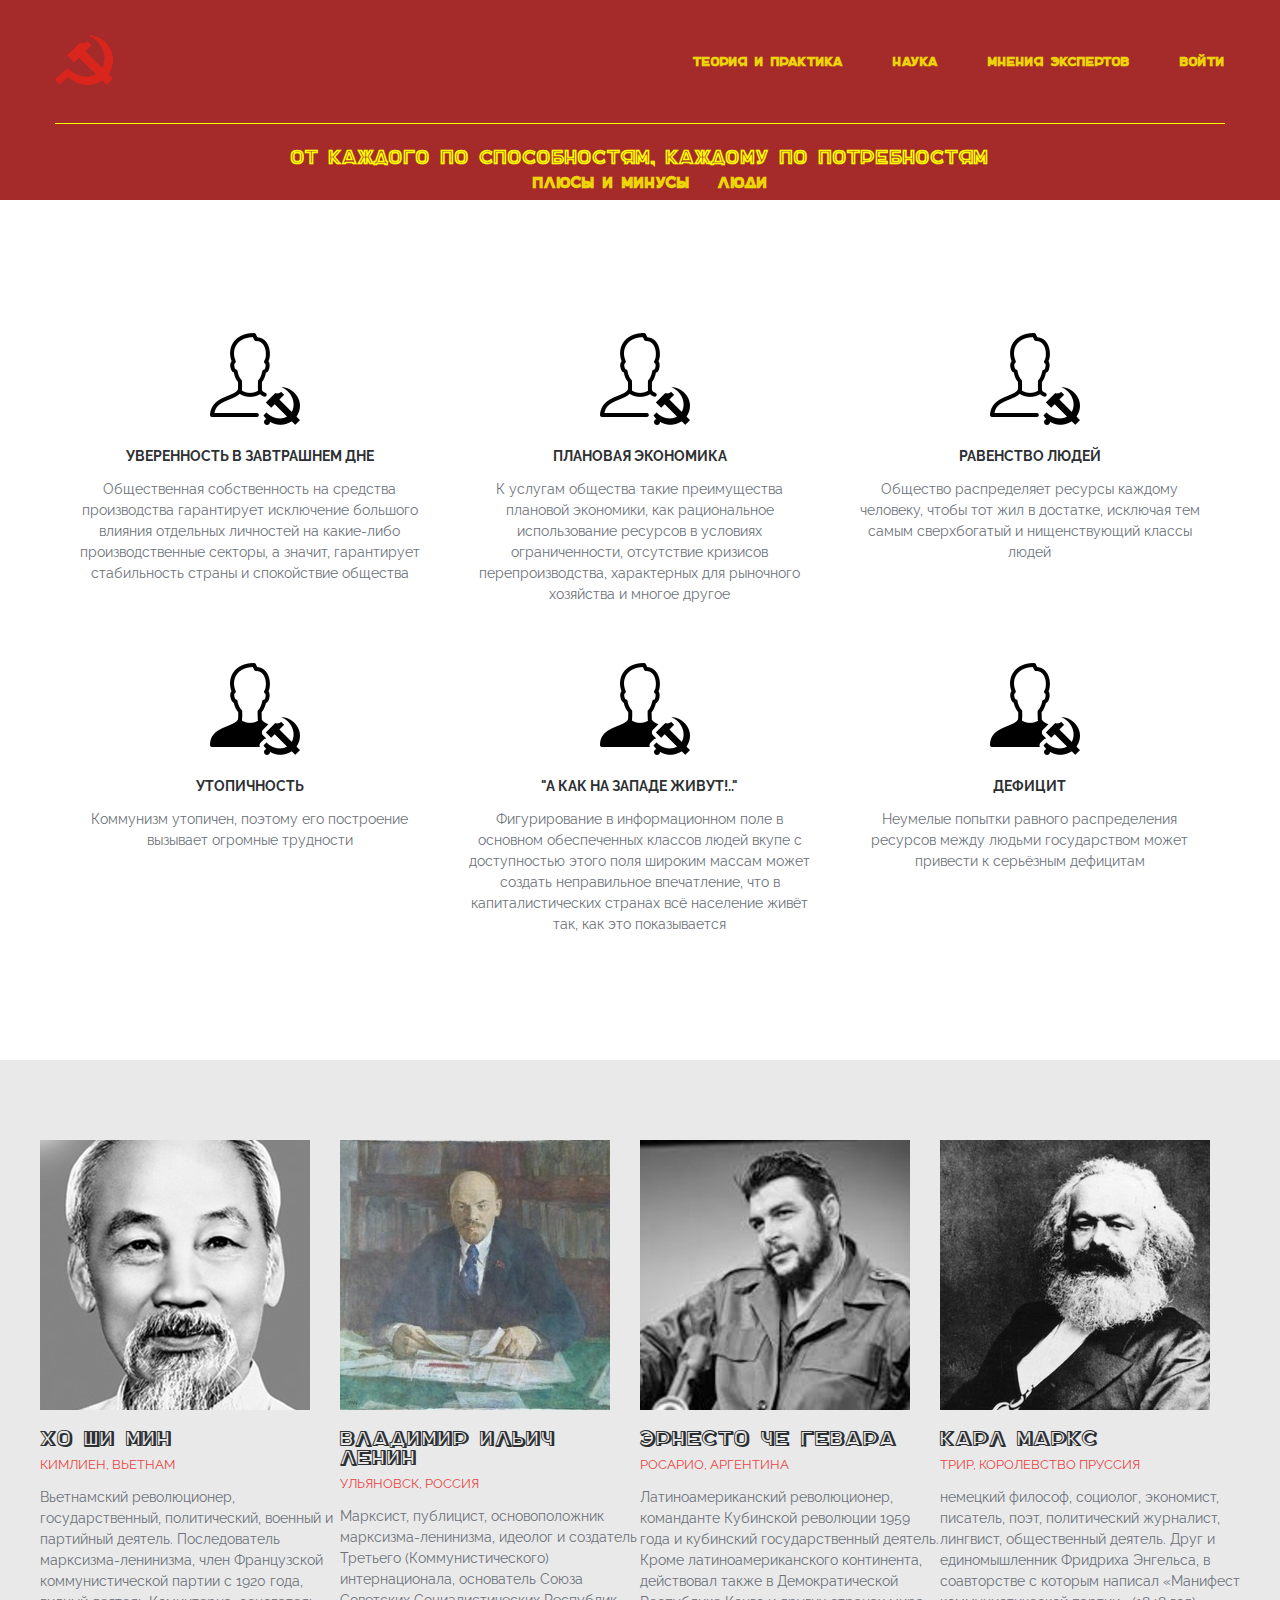
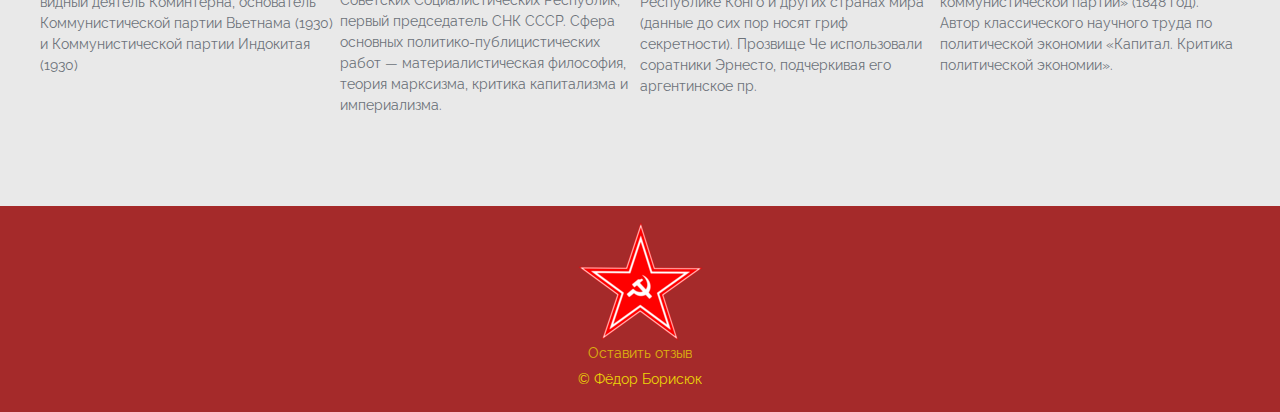
<file: lab2/index.html>
<!DOCTYPE html>
<html>
    <head>
        <meta charset="utf-8">
        <link rel="stylesheet" href="css/style.css">
        <link href="https://fonts.googleapis.com/css2?family=Open+Sans:wght@700&family=Raleway:wght@400;600;700&display=swap" rel="stylesheet">
        <link rel="shortcut icon" href="img/star.png">
        <meta name="viewport" content="width=device-width, initial-scale=1">
        <title>Коммунизм</title>
    </head>
    <body>


        <!--Header-->
        <header class="header" id="header">
            <div class="container">
                <div class="header__inner">
                    <div class="header__logo">
                        <img src="img/logo.png">

                    </div>
                    <nav class="nav">
                        <a class="nav__link" href="#">Теория и практика</a>
                        <a class="nav__link" href="#">Наука</a>
                        <a class="nav__link" href="replies.html">Мнения экспертов</a>
                        <a class="nav__link" target="_blank" href="auth.html">Войти</a>
                    </nav>
                </div>
            </div>
        </header>


        <!--intro-->
        <div class="intro">
            <div class="container">
                <div class="intro__inner">
                    <h1 class="intro__title">
                        от каждого по способностям, каждому по потребностям
                    </h1>
                    <h3 class="intro_menu">
                      <a class="menu__link" href="#plus">Плюсы и минусы</a>
                      <a class="menu__link" href="#people">Люди</a>
                    </h3>
                </div>
            </div>
        </div>


        <!--Features-->
        <div class="container" id = "plus">
            <div class="features">
                <div class="features__item">
                    <img class="features__icon" src="img/features/good.png" alt="">
                    <h4 class="features__title">Уверенность в завтрашнем дне</h4>
                    <div class="features__text">Общественная собственность на средства производства гарантирует исключение большого влияния отдельных личностей на какие-либо производственные секторы, а значит, гарантирует стабильность страны и спокойствие общества</div>
                </div>
                <div class="features__item">
                    <img class="features__icon" src="img/features/good.png" alt="">
                    <h4 class="features__title">Плановая экономика</h4>
                    <div class="features__text">К услугам общества такие преимущества плановой экономики, как рациональное использование ресурсов в условиях ограниченности, отсутствие кризисов перепроизводства, характерных для рыночного хозяйства и многое другое</div>
                </div>
                <div class="features__item">
                    <img class="features__icon" src="img/features/good.png" alt="">
                    <h4 class="features__title">Равенство людей</h4>
                    <div class="features__text">Общество распределяет ресурсы каждому человеку, чтобы тот жил в достатке, исключая тем самым сверхбогатый и нищенствующий классы людей</div>
                </div>
                <div class="features__item">
                    <img class="features__icon" src="img/features/bad.png" alt="">
                    <h4 class="features__title">Утопичность</h4>
                    <div class="features__text">Коммунизм утопичен, поэтому его построение вызывает огромные трудности</div>
                </div>
                <div class="features__item">
                    <img class="features__icon" src="img/features/bad.png" alt="">
                    <h4 class="features__title">"А как на Западе живут!.."</h4>
                    <div class="features__text">Фигурирование в информационном поле в основном обеспеченных классов людей вкупе с доступностью этого поля широким массам может создать неправильное впечатление, что в капиталистических странах всё население живёт так, как это показывается</div>
                </div>
                <div class="features__item">
                    <img class="features__icon" src="img/features/bad.png" alt="">
                    <h4 class="features__title">Дефицит</h4>
                    <div class="features__text">Неумелые попытки равного распределения ресурсов между людьми государством может привести к серьёзным дефицитам</div>
                </div>
            </div> <!--Features-->
        </div><!--Container-->


        <!--Team-->
        <div class="team" id="people">
            <div class="container">
                <div class="team__inner">

                    <div class="team__item">
                        <img class="team__photo" src="img/team/first.jpg">
                        <div class="team__name">Хо Ши Мин</div>
                        <div class="team__prof">Кимлиен, Вьетнам</div>
                        <div class="team__text">
                            <p>
                                Вьетнамский революционер, государственный, политический, военный и
                                партийный деятель. Последователь марксизма-ленинизма, член Французской
                                коммунистической партии с 1920 года, видный деятель Коминтерна, основатель
                                Коммунистической партии Вьетнама (1930) и Коммунистической партии Индокитая (1930)
                            </p>
                        </div>
                    </div>

                    <div class="team__item">
                        <img class="team__photo" src="img/team/second.jpg">
                        <div class="team__name">Владимир Ильич Ленин</div>
                        <div class="team__prof">Ульяновск, Россия</div>
                        <div class="team__text">
                            <p>
                                Марксист, публицист, основоположник марксизма-ленинизма, идеолог и создатель
                                Третьего (Коммунистического) интернационала, основатель Союза Советских
                                Социалистических Республик, первый председатель СНК СССР. Сфера
                                основных политико-публицистических работ — материалистическая философия,
                                теория марксизма, критика капитализма и империализма.

                            </p>
                        </div>
                    </div>

                    <div class="team__item">
                        <img class="team__photo" src="img/team/third.jpg">
                        <div class="team__name">Эрнесто Че Гевара</div>
                        <div class="team__prof">Росарио, Аргентина</div>
                        <div class="team__text">
                            <p>
                                Латиноамериканский революционер, команданте Кубинской революции 1959 года и кубинский государственный деятель.
                                Кроме латиноамериканского континента, действовал также в Демократической Республике Конго и других странах мира
                                (данные до сих пор носят гриф секретности). Прозвище Че использовали соратники Эрнесто, подчеркивая его аргентинское пр.

                            </p>
                        </div>
                    </div>

                    <div class="team__item">
                        <img class="team__photo" src="img/team/fourth.jpg">
                        <div class="team__name">Карл Маркс</div>
                        <div class="team__prof">Трир, Королевство Пруссия</div>
                        <div class="team__text">
                            <p>
                                немецкий философ, социолог, экономист, писатель, поэт, политический журналист,
                                лингвист, общественный деятель. Друг и единомышленник Фридриха Энгельса,
                                в соавторстве с которым написал «Манифест коммунистической партии» (1848 год).
                                Автор классического научного труда по политической экономии «Капитал. Критика политической экономии».

                            </p>
                        </div>
                    </div>

                </div>
            </div>
        </div>


        <!--Footer-->
        <footer class="footer">
          <nav class="footer_nav">
            <a href="#header">
              <img src="img/redstar.png">
            </a>
            <p>
              <a class="feedback_link" href="feedback.html">Оставить отзыв</a>
            </p>
            <p>© Фёдор Борисюк</p>
          </nav>
        </footer>

    </body>
</html>
</file>
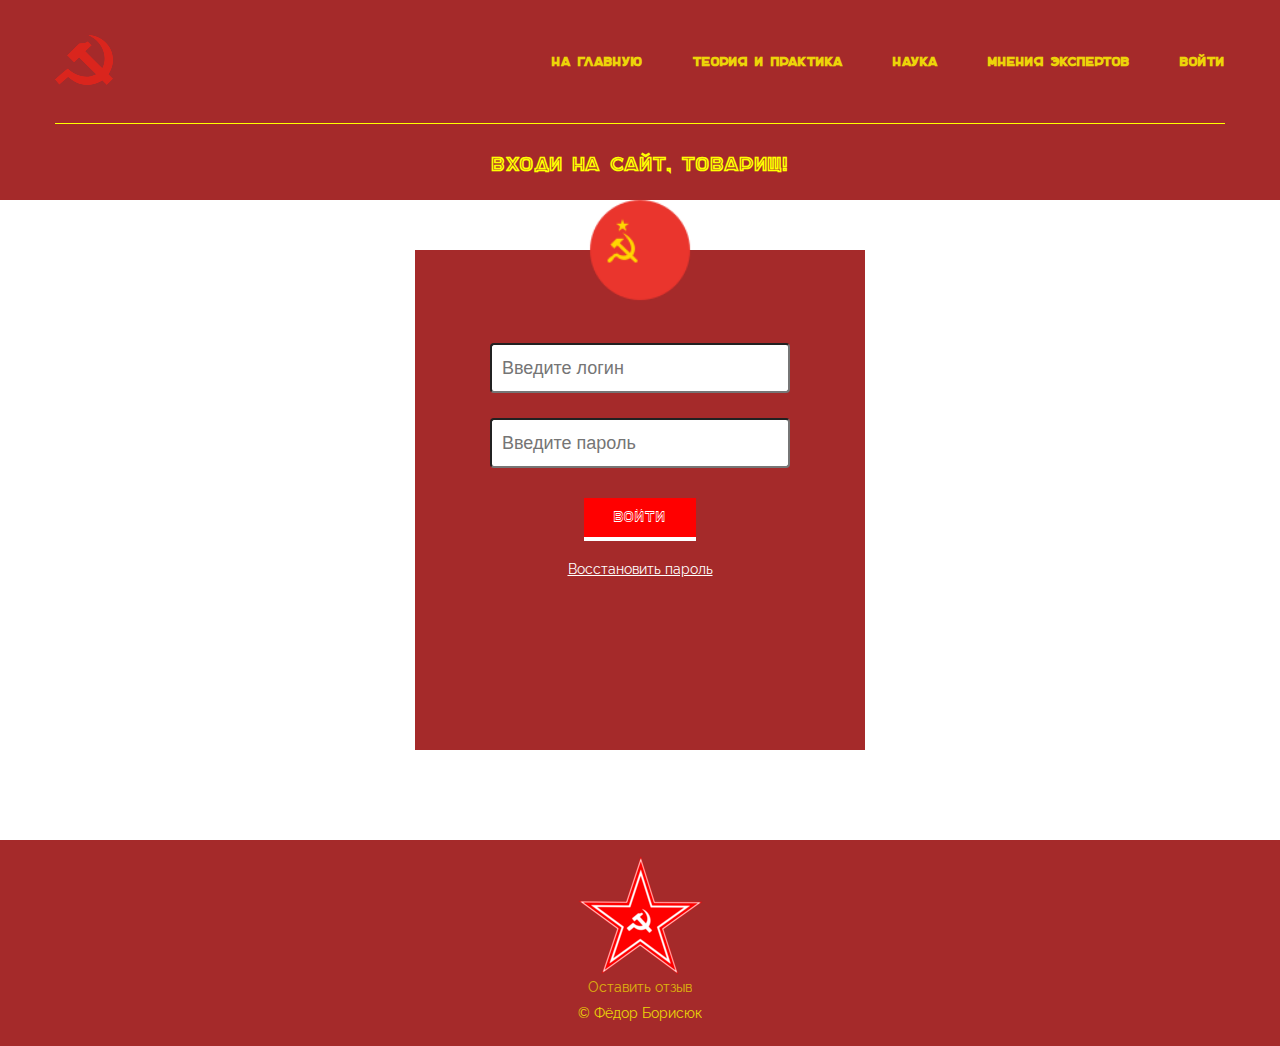
<file: lab2/auth.html>
<!DOCTYPE html>
<html>
    <head>
        <meta charset="utf-8">
        <link rel="stylesheet" href="css/style.css">
        <link href="https://fonts.googleapis.com/css2?family=Open+Sans:wght@700&family=Raleway:wght@400;600;700&display=swap" rel="stylesheet">
        <link rel="shortcut icon" href="img/star.png">
        <title>Вход</title>
    </head>
    <body>


        <!--Header-->
        <header class="header" id="header">
            <div class="container">
                <div class="header__inner">
                    <div class="header__logo">
                        <img src="img/logo.png">
                    </div>
                    <nav class="nav">
                      <a class="nav__link" href="index.html">На главную</a>
                      <a class="nav__link" href="#">Теория и практика</a>
                      <a class="nav__link" href="#">Наука</a>
                      <a class="nav__link" href="replies.html">Мнения экспертов</a>
                      <a class="nav__link" target="_blank" href="auth.html">Войти</a>
                    </nav>
                </div>
            </div>
        </header>

        <!--Intro-->
        <div class="intro">
            <div class="container">
                <div class="intro__inner">
                    <h1 class="intro__title">
                        Входи на сайт, товарищ!
                    </h1>
                </div>
            </div>
        </div>

        <!--Form-->
        <div class="form" id="form">
            <img src="img/ico.png">
            <form>
                <div class="dws-input">
                <input type ="text" name="username" placeholder="Введите логин">
                </div>
                <div class="dws-input">
                  <input type ="password" name="password" placeholder="Введите пароль">
                </div>
                <input class="submit" type ="submit" name="submit" value="ВОЙТИ"></input>
                <br/>
                <a href="#">Восстановить пароль</a>
            </form>
        </div>

        <!--Footer-->
        <footer class="footer">
          <nav class="footer_nav">
            <a href="#header">
              <img src="img/redstar.png">
            </a>
            <p>
              <a class="feedback_link" href="feedback.html">Оставить отзыв</a>
            </p>
            <p>© Фёдор Борисюк</p>
          </nav>
        </footer>

    </body>
</html>
</file>
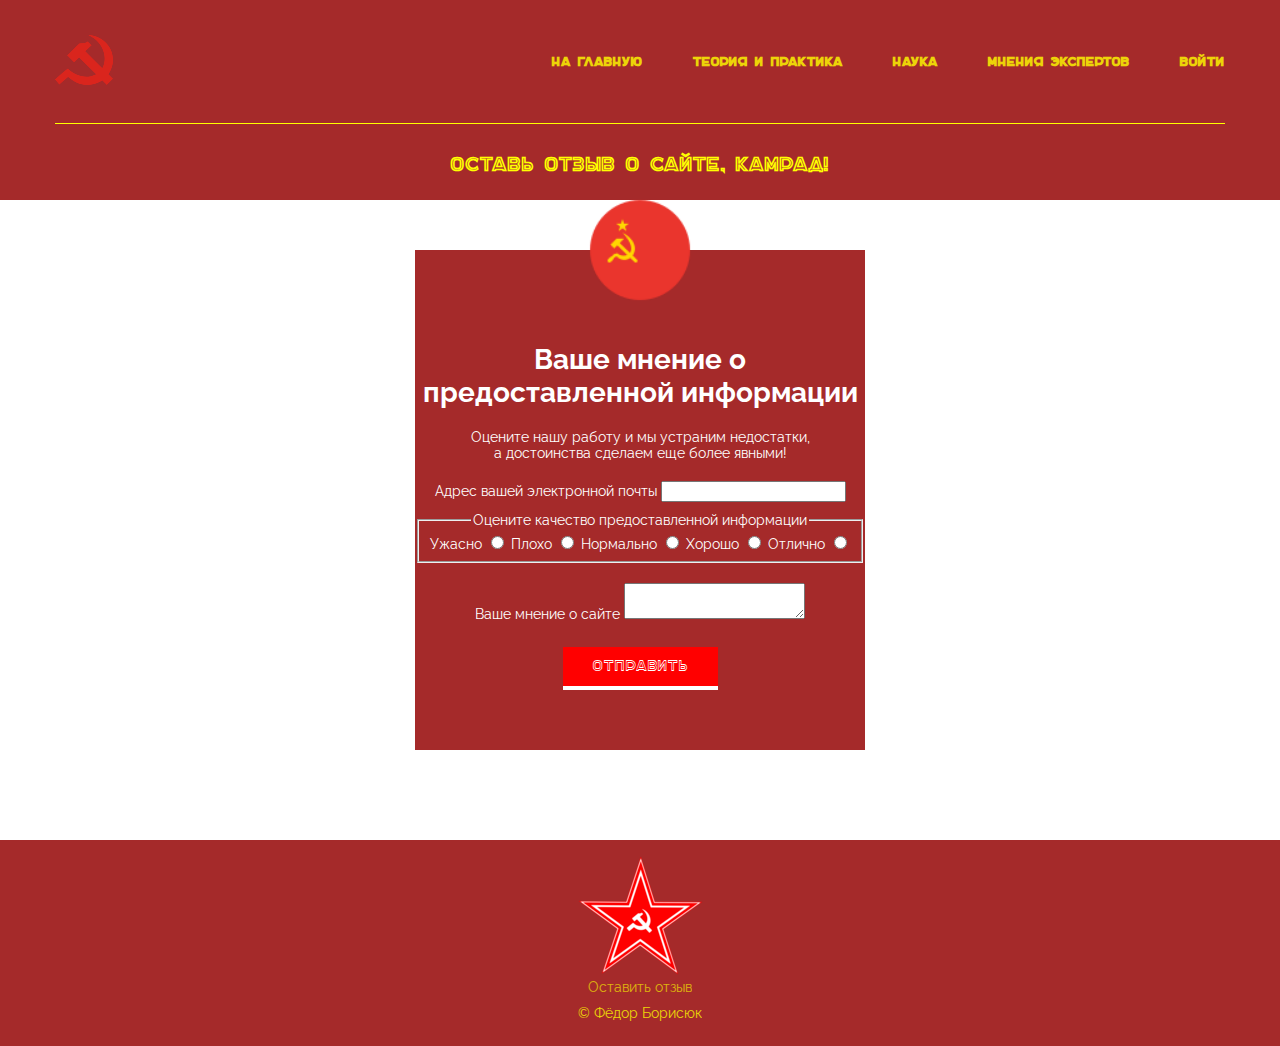
<file: lab2/feedback.html>
<!DOCTYPE html>
<html>
    <head>
        <meta charset="utf-8">
        <link rel="stylesheet" href="css/style.css">
        <link href="https://fonts.googleapis.com/css2?family=Open+Sans:wght@700&family=Raleway:wght@400;600;700&display=swap" rel="stylesheet">
        <link rel="shortcut icon" href="img/star.png">
        <title>Отзыв</title>
    </head>
    <body>


        <!--Header-->
        <header class="header" id="header">
            <div class="container">
                <div class="header__inner">
                    <div class="header__logo">
                        <img src="img/logo.png">
                    </div>
                    <nav class="nav">
                      <a class="nav__link" href="index.html">На главную</a>
                      <a class="nav__link" href="#">Теория и практика</a>
                      <a class="nav__link" href="#">Наука</a>
                      <a class="nav__link" href="replies.html">Мнения экспертов</a>
                      <a class="nav__link" target="_blank" href="auth.html">Войти</a>
                    </nav>
                </div>
            </div>
        </header>

        <!--Intro-->
        <div class="intro">
            <div class="container">
                <div class="intro__inner">
                    <h1 class="intro__title">
                        Оставь отзыв о сайте, камрад!
                    </h1>
                </div>
            </div>
        </div>

        <!--Form-->
        <div class="form" id="form">
            <img src="img/ico.png">
            <form>
              <section class="col_mai">
                <h1>Ваше мнение о предоставленной информации</h1>
                  <div id="feedbacktext">
                      <p>
                          Оцените нашу работу и мы устраним недостатки,<br> а достоинства сделаем еще более явными!
                      </p>
                  </div>
                <div id="formcontainer">
                    <form id="feedbackform" method="post" enctype="application/x-www-form-urlencoded" action="">
                        <p>
                            <label>Адрес вашей электронной почты
                                <input type="email" name="eMail" required>
                            </label>
                        </p>
                        <fieldset>
                            <legend>Оцените качество предоставленной информации</legend>
                            <label>Ужасно
                                <input type="radio" name="quality" value="theworst">
                            </label>
                            <label>Плохо
                                <input type="radio" name="quality" value="bad">
                            </label>
                            <label>Нормально
                                <input type="radio" name="quality" value="normal">
                            </label>
                            <label>Хорошо
                                <input type="radio" name="quality" value="good">
                            </label>
                            <label>Отлично
                                <input type="radio" name="quality" value="thebest">
                            </label>
                        </fieldset>
                        <p>
                            <label>Ваше мнение о сайте
                                <textarea name="feedbacktext"></textarea>
                            </label>
                        </p>
                        <p>
                            <button class="submit">ОТПРАВИТЬ</button>
                        </p>
                    </form>
                </div>
              </section>
            </form>
        </div>

        <!--Footer-->
        <footer class="footer">
          <nav class="footer_nav">
            <a href="#header">
              <img src="img/redstar.png">
            </a>
            <p>
              <a class="feedback_link" href="feedback.html">Оставить отзыв</a>
            </p>
            <p>© Фёдор Борисюк</p>
          </nav>
        </footer>

    </body>
</html>
</file>
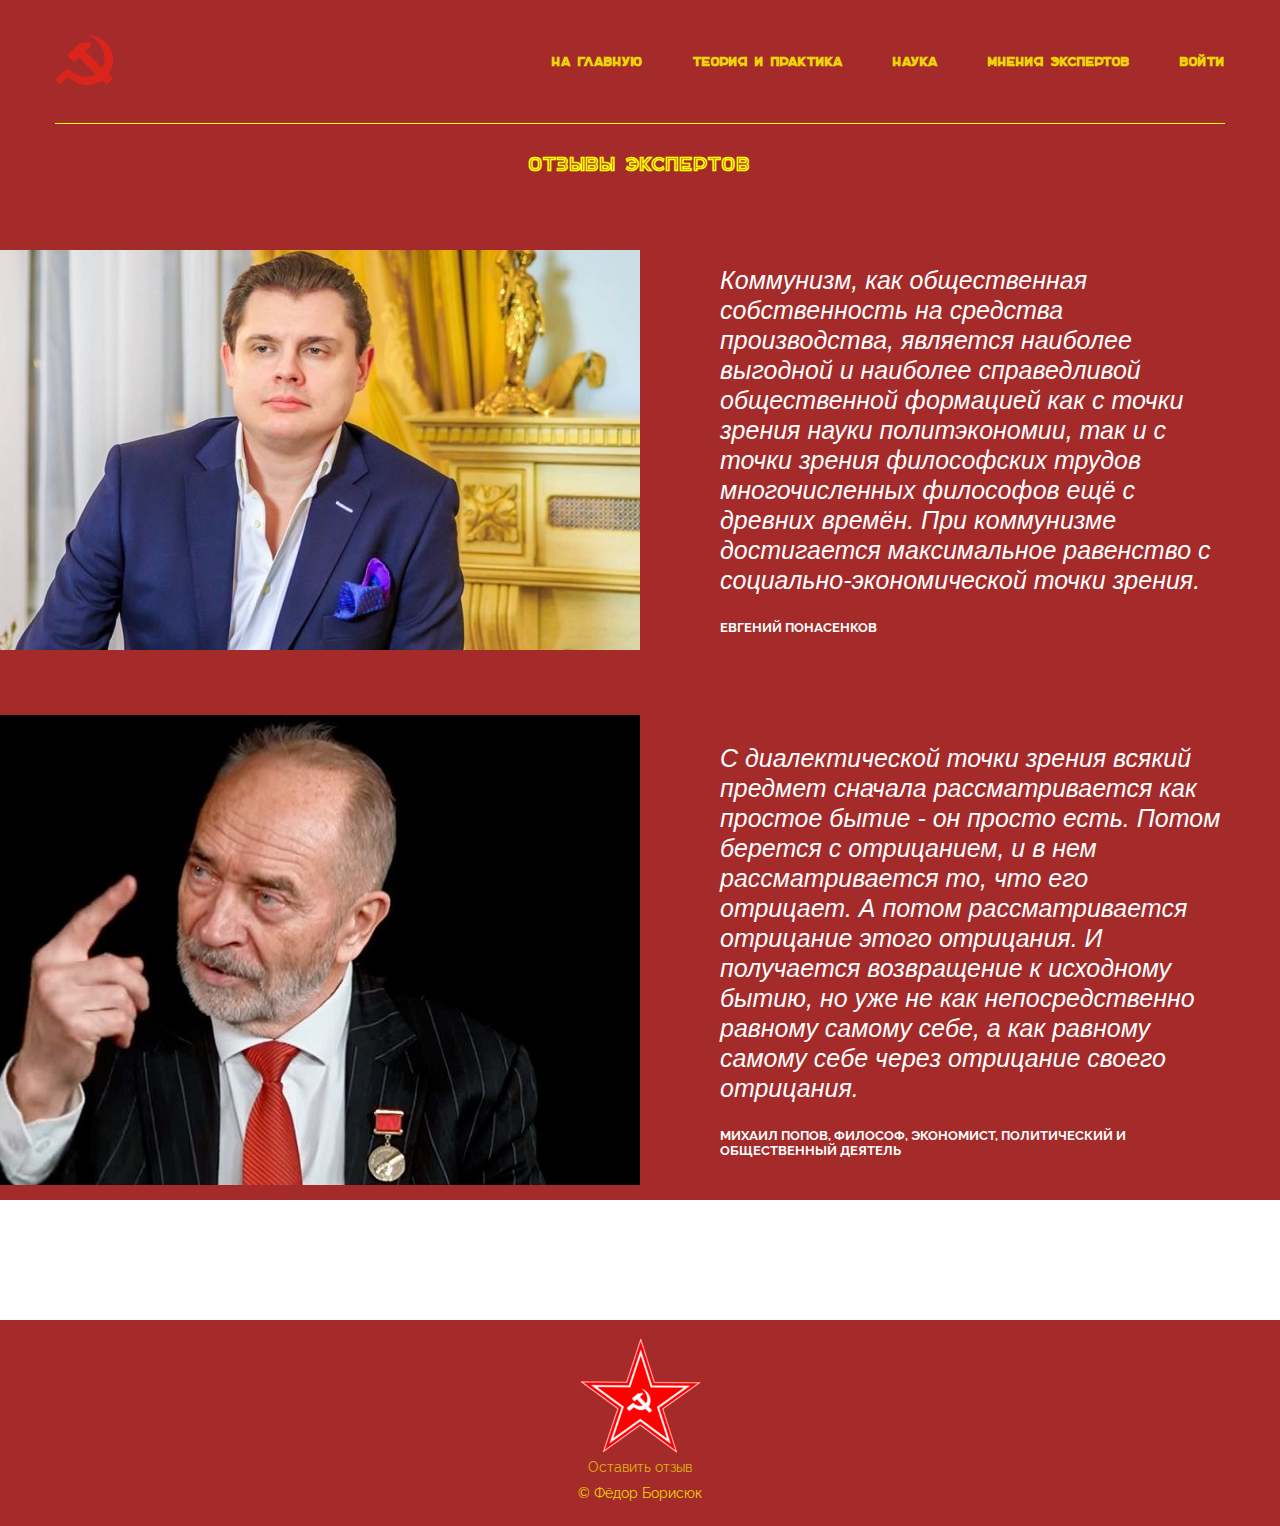
<file: lab2/replies.html>
<!DOCTYPE html>
<html>
    <head>
        <meta charset="utf-8">
        <link rel="stylesheet" href="css/style.css">
        <link href="https://fonts.googleapis.com/css2?family=Open+Sans:wght@700&family=Raleway:wght@400;600;700&display=swap" rel="stylesheet">
        <link rel="shortcut icon" href="img/star.png">
        <title>Мнения экспертов</title>
    </head>
    <body>


        <!--Header-->
        <header class="header" id="header">
            <div class="container">
                <div class="header__inner">
                    <div class="header__logo">
                        <img src="img/logo.png">
                    </div>
                    <nav class="nav">
                        <a class="nav__link" href="index.html">На главную</a>
                        <a class="nav__link" href="#">Теория и практика</a>
                        <a class="nav__link" href="#">Наука</a>
                        <a class="nav__link" target="_blank" href="replies.html">Мнения экспертов</a>
                        <a class="nav__link" target="_blank" href="auth.html">Войти</a>
                    </nav>
                </div>
            </div>
        </header>

        <!--Intro-->
        <div class="intro">
            <div class="container">
                <div class="intro__inner">
                    <h1 class="intro__title">
                        Отзывы экспертов
                    </h1>
                </div>
            </div>
        </div>

        <!--Comment-->
        <div class="reviews" id="review">
            <div class="container">
                <div class="reviews__inner">
                    <div class="reviews__photo">
                        <img class="review__img" src="img/comment/f1.jpg">
                    </div>
                    <div class="reviews__content">
                        <div class="reviews__text">Коммунизм, как общественная собственность на средства производства, является наиболее выгодной и наиболее справедливой общественной формацией как с точки зрения науки политэкономии, так и с точки зрения философских трудов многочисленных философов ещё с древних времён. При коммунизме достигается максимальное равенство с социально-экономической точки зрения.</div>
                        <div class="reviews__author">Евгений Понасенков</div>
                    </div>
                    <div class="reviews__photo">
                        <img class="review__img" src="img/comment/f2.jpg">
                    </div>
                    <div class="reviews__content">
                        <div class="reviews__text">С диалектической точки зрения всякий предмет сначала рассматривается как простое бытие - он просто есть. Потом берется с отрицанием, и в нем рассматривается то, что его отрицает. А потом рассматривается отрицание этого отрицания. И получается возвращение к исходному бытию, но уже не как непосредственно равному самому себе, а как равному самому себе через отрицание своего отрицания.</div>
                        <div class="reviews__author">Михаил Попов, философ, экономист, политический и общественный деятель</div>
                    </div>
                </div>

            </div>
        </div>

        <!--Footer-->
        <footer class="footer">
          <nav class="footer_nav">
            <a href="#header">
              <img src="img/redstar.png">
            </a>
            <p>
              <a class="feedback_link" href="feedback.html">Оставить отзыв</a>
            </p>
            <p>© Фёдор Борисюк</p>
          </nav>
        </footer>

    </body>
</html>
</file>
<file: lab2/css/style.css>
@font-face {
  font-family: "Docker1";
  src: url("../fonts/Docker1.ttf");
}
@font-face {
  font-family: "Docker2";
  src: url("../fonts/Docker2.ttf");
}
@font-face {
  font-family: "Docker3";
  src: url("../fonts/Docker3.ttf");
}

body {
  margin: 0;
  font-family: 'Raleway', sans-serif;
  font-size: 14px;
  color: #6c7279;
  background-color: #fff;
}

*,
*:before,
*:after {
  box-sizing: border-box;
}

h1, h2, h3, h4, h5, h6 {
  margin: 0;
}

p {
  margin: 0 0 10px 0;
}

/* Container
=====================*/
.container {
  width: 100%;
  max-width: 1200px;
  margin: 0 auto;
  padding: 0 15px;
}

/* Header
=====================*/

.header {
  width: 100%;
  position: absolute;
  top: 0;
  left: 0;
  z-index: 1000;
  height: 100px;

}
.header__inner {
  display: flex;
  justify-content: space-between;
  border-bottom: 1.5px solid yellow;
  padding: 35px 0;
  align-items: center;
}

/* Nav
=====================*/
.header__logo a,
.nav {
  display: flex;
  font-size: 13px;
  font-weight: 700;
  text-transform: uppercase;
}

.header__logo a,
.nav__link {
  margin-left: 50px;
  color: yellow;
  text-decoration: none;
  opacity: .8;
  transition: opacity .1s linear;
  font-family: Docker1;
}

.header__logo a,
.nav__link:hover {

  opacity: 1;
}

.nav__link:first-child {
  margin-left: 0px;
}

/* Intro
=====================*/

@media screen and (max-width: 800px) {

 .intro {
  height: 500px;
 }

}

@media screen and (min-width: 801px) {
 .intro {
  height: 200px;
 }
}
.intro {
  display: flex;
  flex-direction: column;
  justify-content: center;
  padding-top: 130px;
  background-color: brown;
}

.intro__inner {
  width: 100%;
  max-width: 970px;
  margin: 0 auto;
}

.intro__title {
  margin: 0;
  line-height: 1.8;
  font-family: Docker2, 'Open Sans',sans-serif;
  font-size: 20px;
  color: yellow;
  font-weight: 700;
  text-transform: uppercase;
  text-align: center;
}
.intro_menu {
  font-family: Docker1, 'Open Sans', sans-serif;
  text-transform: uppercase;
  text-align: center;
  display: block;
}

.menu__link {
  margin-left: 20px;
  font-size: 16px;
  color: yellow;
  text-decoration: none;
  opacity: .8;
  transition: opacity .1s linear;
}

/* features
=====================*/

.features {
  display: flex;
  margin: 100px 0;
  flex-wrap: wrap;
}

.features__item {
  text-align: center;
  padding: 0 20px;
  width: 33.33333%;
  margin: 25px 0;
}

.features__icon {
  margin-bottom: 20px;
}

.features__title {
  margin-bottom: 15px;
  font-size: 14px;
  color:#2d3033;
  font-weight: 700;
  text-transform: uppercase;
}

.features__text {
  font-size: 14px;
  color: #6c7279;
  line-height: 1.5;
}



/* Team
=====================*/

.team {
  margin: 0;
  background-color: #e9e9e9;
}

.team__inner {
  display: flex;
  flex-wrap: wrap;
  margin: 0 -15px;
  padding: 80px 0;
}

.team__item {
  width: 25%;
}

.team__photo {
  display: block;
  max-width: 100%;
  height: auto;
  margin-bottom: 20px;
}

.team__name {
  font-size: 22px;
  color: #2d3033;
  margin-bottom: 8px;
  font-family: Docker3;
}

.team__prof {
  margin-bottom: 15px;
  font-size: 13px;
  color: #e84545;
  text-transform: uppercase;
}

.team__text {
  font-size: 14px;
  line-height: 1.5;
  color: #6c7279;
}




/* Reviews
=====================*/
.reviews {
  background-color: brown;
  overflow: hidden;
  margin-bottom:120px;
}

.review__img {
  position: absolute;
  top:50%;
  right:0;
  z-index: 1;

  transform: translateY(-50%);
}

.reviews__inner {
  display: flex;
  flex-wrap: wrap;


}

.reviews__photo {
  width: 50%;
  height: 500px;
  position: relative;
}

.reviews__content {
  display: flex;
  flex-direction: column;
  justify-content: center;
  width: 50%;
  padding-left: 80px;
}

.reviews__text {
  margin-bottom: 25px;
  font-family: 'Cardo',sans-serif;
  font-style:italic ;
  font-size: 25px;
  line-height:1.2;
  color: #fff;
}

.reviews__author {
  font-size: 13px;
  font-weight: 700;
  text-transform: uppercase;
  color: #fff;
}

/* Form:
=====================*/

.form {
  width: 450px;
  height: 500px;
  background-color: brown;
  text-align: center;
  margin: 50px auto 0 auto;
  margin-bottom:90px;
  font-family: 'Raleway';
  color: white;
}

.form p {
  margin-top: 20px;
}

.form a {
  color: white;
}

.form img {
  width: 120px;
  height: 120px;
  margin: -60px 0 30px 0;
}

input[type = "text"], input[type = "password"] {
  width: 300px;
  height: 50px;
  font-size: 18px;
  margin-bottom:25px;
  border-radius: 4px;
  padding-left: 10px;
}

.submit {
  padding: 13px 30px;
  margin: 5px 0 20px 0;
  font-size: 15px;
  color: #fff;
  background-color:red;
  border: none;
  border-bottom: 4px solid #fff;
  cursor: pointer;
  font-family: Docker2;
}

.submit:hover {
  transition: all 0.5s;
  background: #fff;
  color: #2c536c;

}

/* Footer:
=====================*/

.footer {
  padding: 15px 0;
  background-color: brown;
  text-align: center;
}

.footer p {
  font-family: 'Raleway', sans-serif;
  text-decoration: none;
  opacity: .8;
  color: yellow;
}

.footer p a {
  text-decoration: none;
  opacity: inherit;
  color: inherit;
}
</file>
